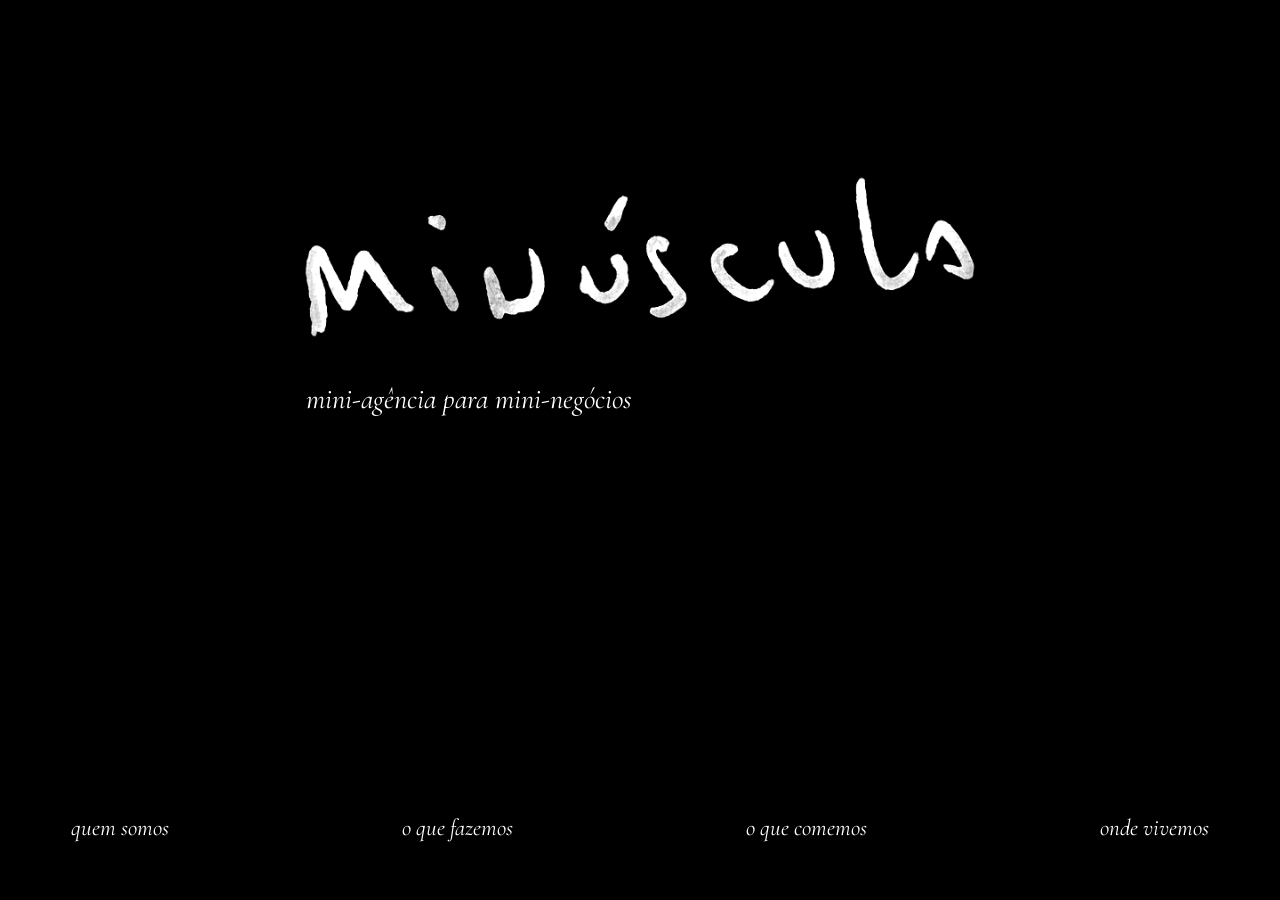
<file: index.html>
<!doctype html>
<html lang="pt-PT">
<head>
<meta charset="utf-8">
<meta name="viewport" content="width=device-width, initial-scale=1">
<title>minúscula</title>
<link rel="preconnect" href="https://fonts.googleapis.com">
<link rel="preconnect" href="https://fonts.gstatic.com" crossorigin>
<link href="https://fonts.googleapis.com/css2?family=Cormorant+Garamond:ital,wght@1,400&display=swap" rel="stylesheet">
<link rel="stylesheet" href="style.css">
</head>
<body>
<div class="site">
  <main class="home">
    <img class="logo" src="logo.png" alt="minúscula">
    <p>mini-agência para mini-negócios</p>
  </main>
  <nav>
    <a href="quem-somos.html">quem somos</a>
    <a href="o-que-fazemos.html">o que fazemos</a>
    <a href="o-que-comemos.html">o que comemos</a>
    <a href="onde-vivemos.html">onde vivemos</a>
  </nav>
</div>
</body>
</html>
</file>
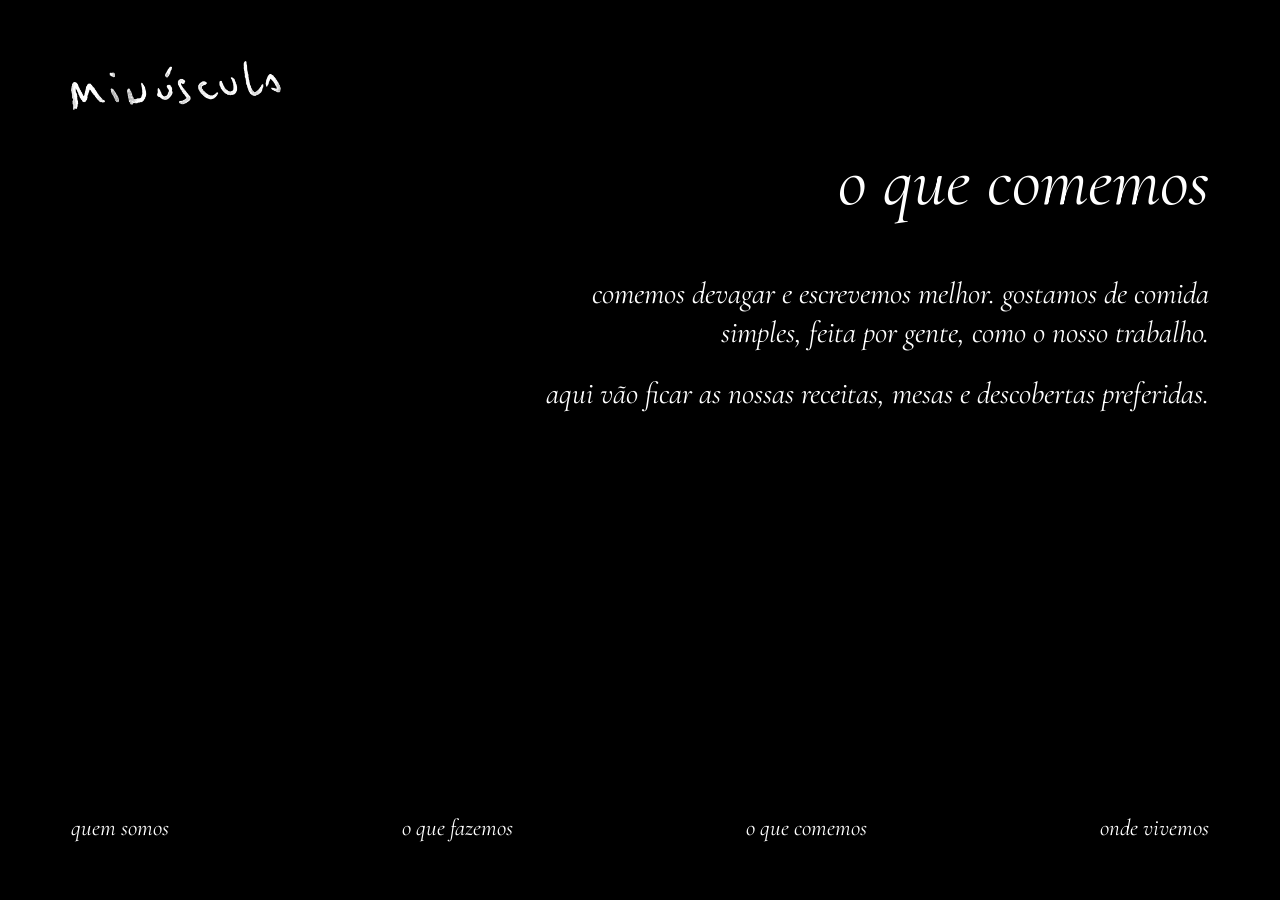
<file: o-que-comemos.html>
<!doctype html>
<html lang="pt-PT">
<head>
<meta charset="utf-8">
<meta name="viewport" content="width=device-width, initial-scale=1">
<title>o que comemos — minúscula</title>
<link rel="preconnect" href="https://fonts.googleapis.com">
<link rel="preconnect" href="https://fonts.gstatic.com" crossorigin>
<link href="https://fonts.googleapis.com/css2?family=Cormorant+Garamond:ital,wght@1,400&display=swap" rel="stylesheet">
<link rel="stylesheet" href="style.css">
</head>
<body>
<div class="site">
  <main>
    <a class="logo-small" href="index.html"><img src="logo.png" alt="minúscula"></a>
    <div class="content">
      <h1>o que comemos</h1>
      <!-- TEXTO PROVISÓRIO: substituir -->
      <div class="text">
        <p>comemos devagar e escrevemos melhor. gostamos de comida simples, feita por gente, como o nosso trabalho.</p>
        <p>aqui vão ficar as nossas receitas, mesas e descobertas preferidas.</p>
      </div>
    </div>
  </main>
  <nav>
    <a href="quem-somos.html">quem somos</a>
    <a href="o-que-fazemos.html">o que fazemos</a>
    <a href="o-que-comemos.html">o que comemos</a>
    <a href="onde-vivemos.html">onde vivemos</a>
  </nav>
</div>
</body>
</html>
</file>
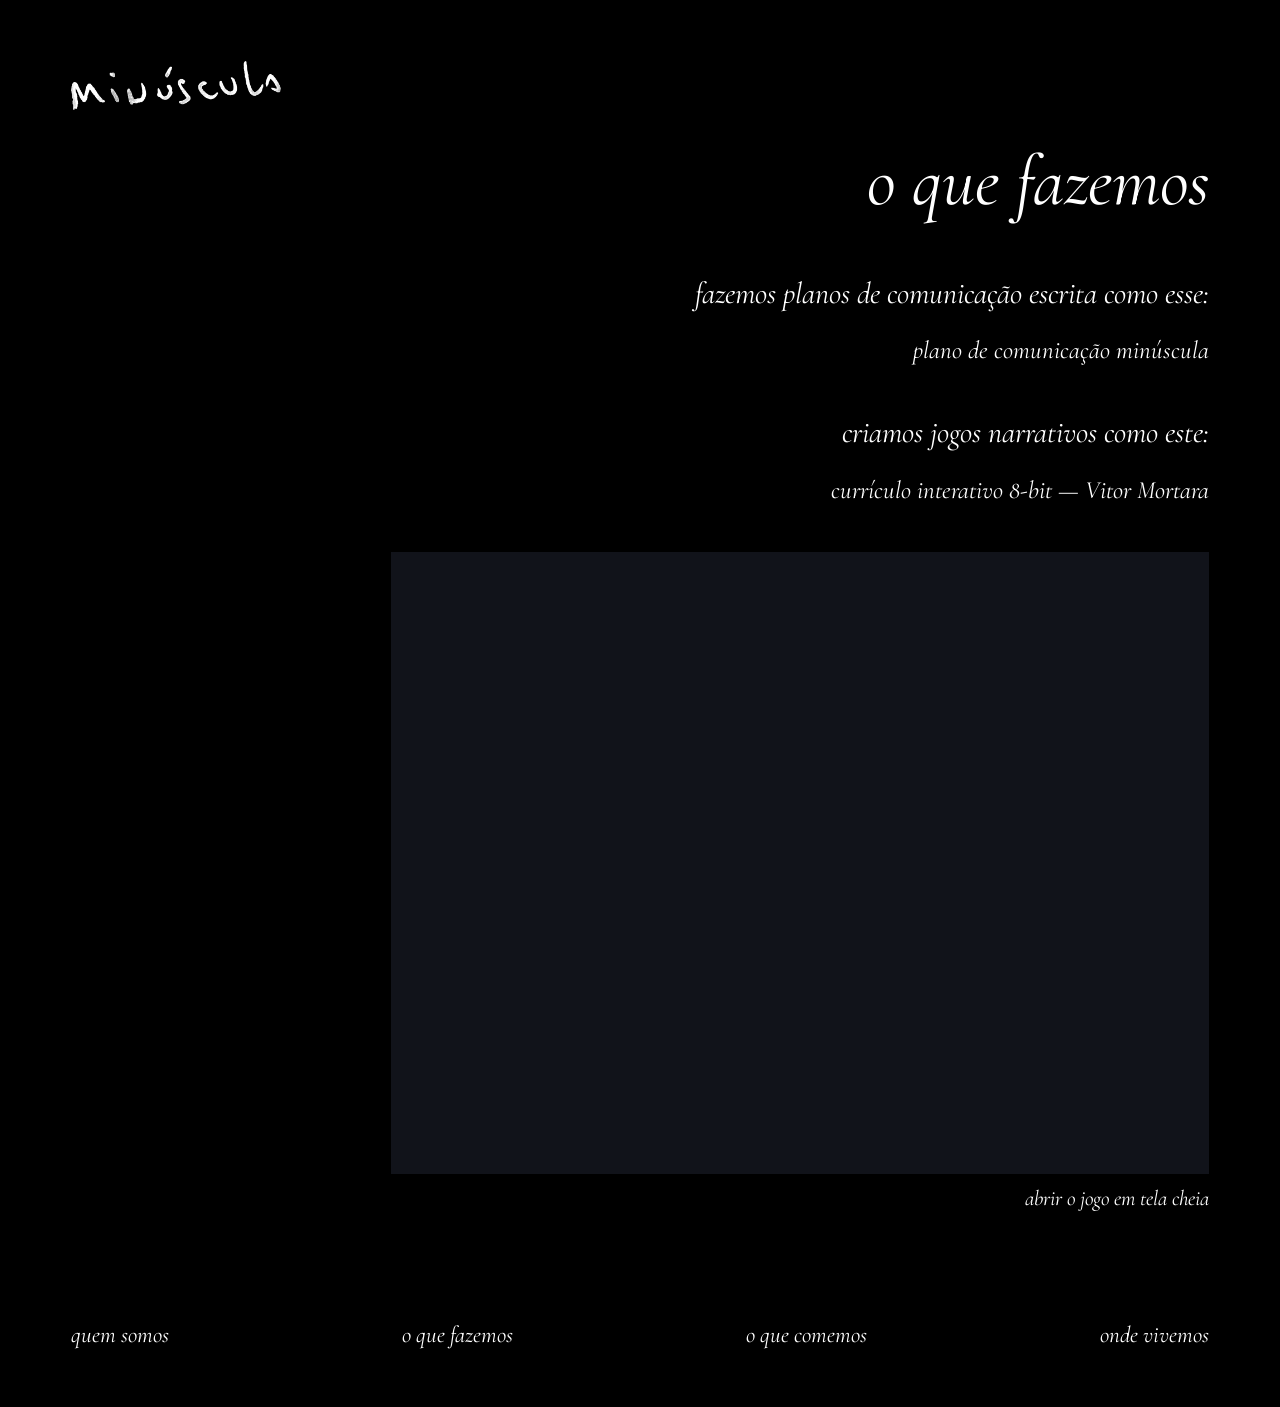
<file: o-que-fazemos.html>
<!doctype html>
<html lang="pt-PT">
<head>
<meta charset="utf-8">
<meta name="viewport" content="width=device-width, initial-scale=1">
<title>o que fazemos — minúscula</title>
<link rel="preconnect" href="https://fonts.googleapis.com">
<link rel="preconnect" href="https://fonts.gstatic.com" crossorigin>
<link href="https://fonts.googleapis.com/css2?family=Cormorant+Garamond:ital,wght@1,400&display=swap" rel="stylesheet">
<link rel="stylesheet" href="style.css">
</head>
<body>
<div class="site">
  <main>
    <a class="logo-small" href="index.html"><img src="logo.png" alt="minúscula"></a>
    <div class="content">
      <h1>o que fazemos</h1>
      <div class="text">
        <div class="item">
          <p>fazemos planos de comunicação escrita como esse:</p>
          <p class="ex"><a href="plano-de-comunicacao-minuscula.pdf" target="_blank" rel="noopener">plano de comunicação minúscula</a></p>
        </div>
        <div class="item">
          <p>criamos jogos narrativos como este:</p>
          <p class="ex"><a href="#jogo">currículo interativo 8-bit — Vitor Mortara</a></p>
        </div>
      </div>
   <div class="game" id="jogo">
  <iframe src="https://vmortara.github.io/jogocv/" title="currículo interativo 8-bit — Vitor Mortara" loading="lazy" allowfullscreen></iframe>
  <p class="ex"><a href="https://vmortara.github.io/jogocv/" target="_blank" rel="noopener">abrir o jogo em tela cheia</a></p>
   </div>
    </div>
  </main>
  <nav>
    <a href="quem-somos.html">quem somos</a>
    <a href="o-que-fazemos.html">o que fazemos</a>
    <a href="o-que-comemos.html">o que comemos</a>
    <a href="onde-vivemos.html">onde vivemos</a>
  </nav>
</div>
</body>
</html>
</file>
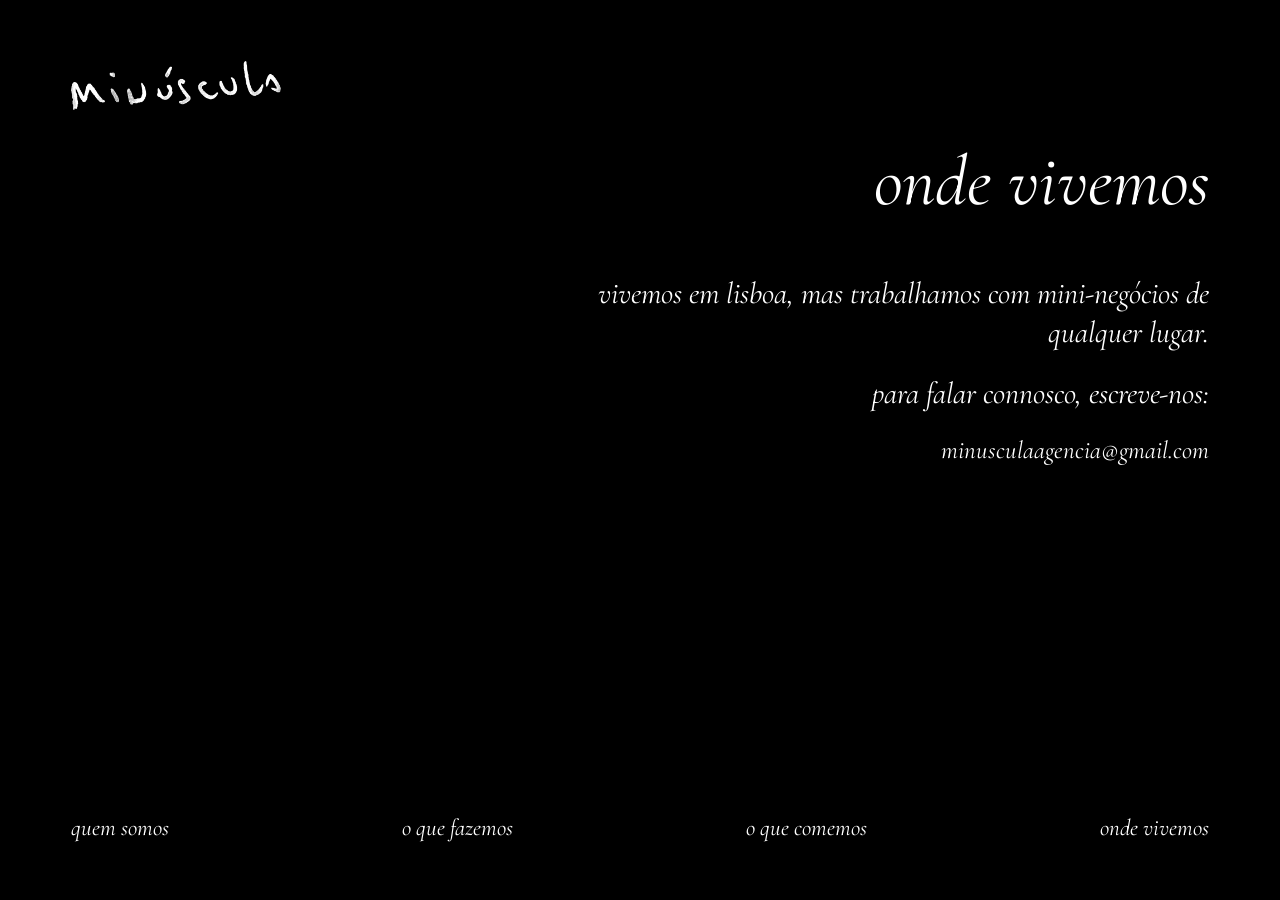
<file: onde-vivemos.html>
<!doctype html>
<html lang="pt-PT">
<head>
<meta charset="utf-8">
<meta name="viewport" content="width=device-width, initial-scale=1">
<title>onde vivemos — minúscula</title>
<link rel="preconnect" href="https://fonts.googleapis.com">
<link rel="preconnect" href="https://fonts.gstatic.com" crossorigin>
<link href="https://fonts.googleapis.com/css2?family=Cormorant+Garamond:ital,wght@1,400&display=swap" rel="stylesheet">
<link rel="stylesheet" href="style.css">
</head>
<body>
<div class="site">
  <main>
    <a class="logo-small" href="index.html"><img src="logo.png" alt="minúscula"></a>
    <div class="content">
      <h1>onde vivemos</h1>
      <!-- TEXTO PROVISÓRIO: substituir (incluindo o email) -->
      <div class="text">
        <p>vivemos em lisboa, mas trabalhamos com mini-negócios de qualquer lugar.</p>
        <p>para falar connosco, escreve-nos:</p>
        <p class="ex"><a href="mailto:minusculaagencia@gmail.com">minusculaagencia@gmail.com</a></p>
      </div>
    </div>
  </main>
  <nav>
    <a href="quem-somos.html">quem somos</a>
    <a href="o-que-fazemos.html">o que fazemos</a>
    <a href="o-que-comemos.html">o que comemos</a>
    <a href="onde-vivemos.html">onde vivemos</a>
  </nav>
</div>
</body>
</html>
</file>
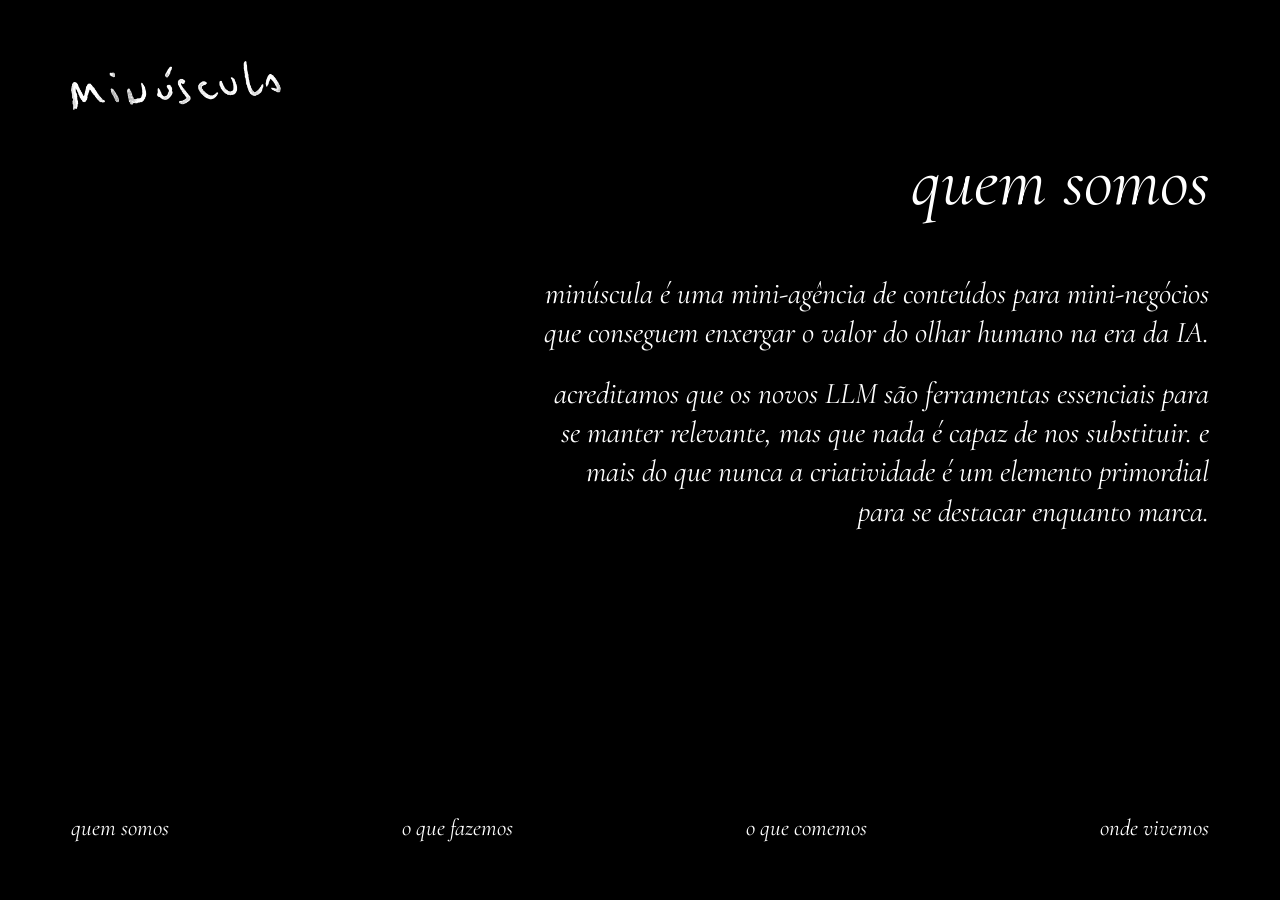
<file: quem-somos.html>
<!doctype html>
<html lang="pt-PT">
<head>
<meta charset="utf-8">
<meta name="viewport" content="width=device-width, initial-scale=1">
<title>quem somos — minúscula</title>
<link rel="preconnect" href="https://fonts.googleapis.com">
<link rel="preconnect" href="https://fonts.gstatic.com" crossorigin>
<link href="https://fonts.googleapis.com/css2?family=Cormorant+Garamond:ital,wght@1,400&display=swap" rel="stylesheet">
<link rel="stylesheet" href="style.css">
</head>
<body>
<div class="site">
  <main>
    <a class="logo-small" href="index.html"><img src="logo.png" alt="minúscula"></a>
    <div class="content">
      <h1>quem somos</h1>
      <div class="text">
        <p>minúscula é uma mini-agência de conteúdos para mini-negócios que conseguem enxergar o valor do olhar humano na era da IA.</p>
        <p>acreditamos que os novos LLM são ferramentas essenciais para se manter relevante, mas que nada é capaz de nos substituir. e mais do que nunca a criatividade é um elemento primordial para se destacar enquanto marca.</p>
      </div>
    </div>
  </main>
  <nav>
    <a href="quem-somos.html">quem somos</a>
    <a href="o-que-fazemos.html">o que fazemos</a>
    <a href="o-que-comemos.html">o que comemos</a>
    <a href="onde-vivemos.html">onde vivemos</a>
  </nav>
</div>
</body>
</html>
</file>
<file: style.css>
/* minúscula — estilos partilhados por todas as páginas */

/* u = 1px do design original (1440px de largura); escala com o ecrã */
:root { --u: calc(min(100vw, 1440px) / 1440); }

* { box-sizing: border-box; margin: 0; padding: 0; }

html, body { background: #000; color: #fff; }

body {
  font-family: 'Cormorant Garamond', serif;
  font-style: italic;
  font-weight: 400;
  min-height: 100vh;
  display: flex;
  justify-content: center;
}

.site {
  width: 100%;
  max-width: 1440px;
  min-height: 100vh;
  display: flex;
  flex-direction: column;
}

main { flex: 1; position: relative; }

/* ---------- início ---------- */
.home { padding: calc(var(--u) * 160) calc(var(--u) * 304) 0; }
.home .logo { display: block; width: 100%; height: auto; }
.home p {
  font-size: calc(var(--u) * 32);
  line-height: 1.2;
  margin: calc(var(--u) * 12) 0 0 calc(var(--u) * 40);
}

/* ---------- páginas internas ---------- */
.logo-small {
  position: absolute;
  left: calc(var(--u) * 68);
  top: calc(var(--u) * 56);
  width: calc(var(--u) * 260);
}
.logo-small img { width: 100%; height: auto; display: block; }

.content {
  padding: calc(var(--u) * 152) calc(var(--u) * 80) calc(var(--u) * 60) 0;
  margin-left: auto;
  width: calc(var(--u) * 1080);
  max-width: 100%;
  text-align: right;
}

h1 { font-weight: 400; font-size: calc(var(--u) * 80); line-height: 1.3; }

.text {
  margin: calc(var(--u) * 52) 0 0 auto;
  width: calc(var(--u) * 760);
  max-width: 100%;
}
.text p { font-size: calc(var(--u) * 34); line-height: 1.3; margin-bottom: calc(var(--u) * 24); }
.text > .ex { font-size: calc(var(--u) * 28); }

.item { margin: 0 0 calc(var(--u) * 52) auto; width: 100%; }
.item p { font-size: calc(var(--u) * 34); line-height: 1.3; }
.item .ex { font-size: calc(var(--u) * 28); margin-top: calc(var(--u) * 20); }

a { color: inherit; text-decoration: none; }
.item a:hover, .text a:hover { text-decoration: underline; }

/* ---------- jogo incorporado ---------- */
.game {
  margin: calc(var(--u) * 24) 0 0 auto;
  width: calc(var(--u) * 920);
  max-width: 100%;
}
.game iframe {
  display: block;
  width: 100%;
  height: max(560px, calc(var(--u) * 700));
  border: 0;
  background: #11131a;
}
.game .ex { font-size: calc(var(--u) * 24); margin-top: calc(var(--u) * 12); }

/* ---------- navegação do rodapé ---------- */
nav {
  height: calc(var(--u) * 160);
  min-height: 56px;
  padding: 0 calc(var(--u) * 80);
  display: flex;
  justify-content: space-between;
  align-items: center;
  font-size: calc(var(--u) * 26);
  line-height: 1.2;
}
nav a { white-space: nowrap; }
nav a:hover { text-decoration: underline; }

/* telemóvel: tamanhos mínimos legíveis */
@media (max-width: 700px) {
  .home { padding: 25vh 6vw 0; }
  .home p { font-size: 18px; margin-left: 4vw; }
  .logo-small { left: 6vw; top: 24px; width: 120px; }
  .content { padding: 110px 6vw 24px 6vw; width: 100%; }
  h1 { font-size: 44px; }
  .text, .item { width: 100%; }
  .text p, .item p { font-size: 20px; }
  .item .ex, .text > .ex { font-size: 17px; }
  .game .ex { font-size: 16px; }
  .game iframe { height: 520px; }
  nav { font-size: 14px; padding: 0 6vw; gap: 8px; }
}
</file>
